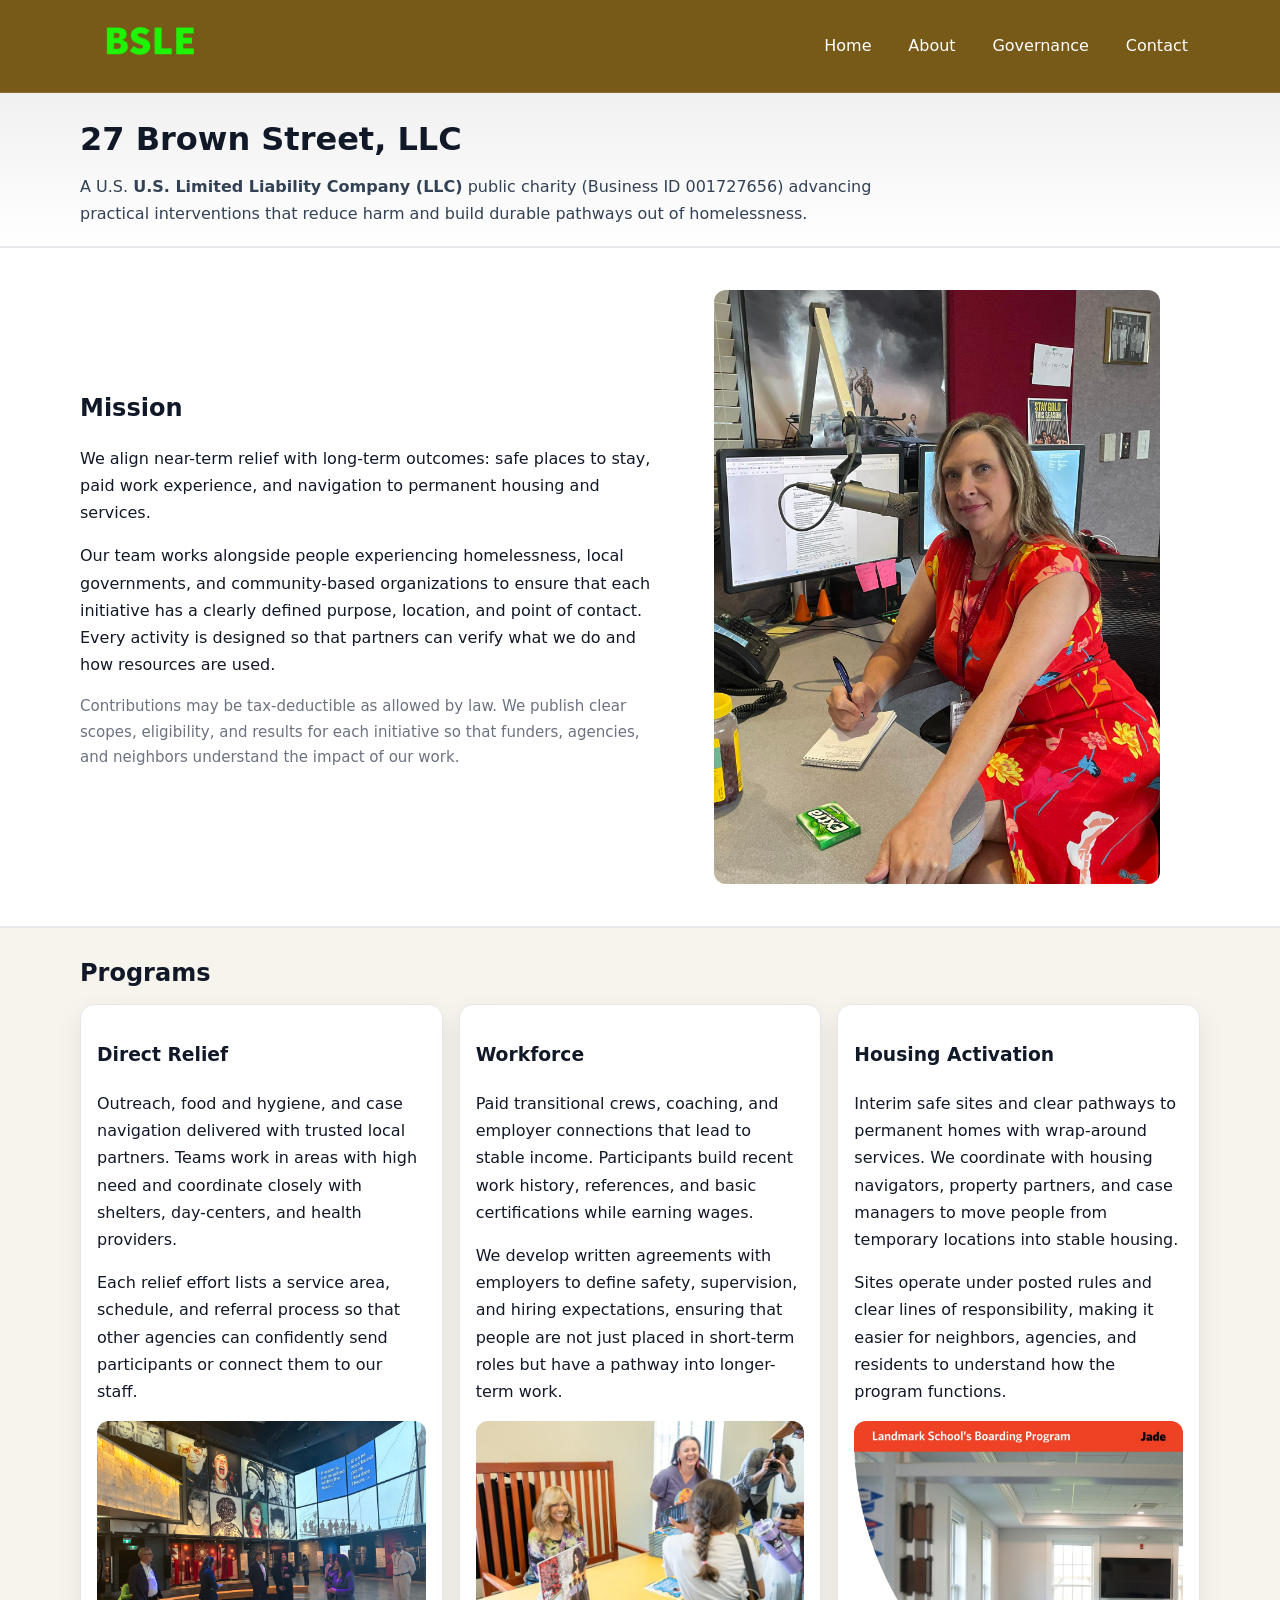
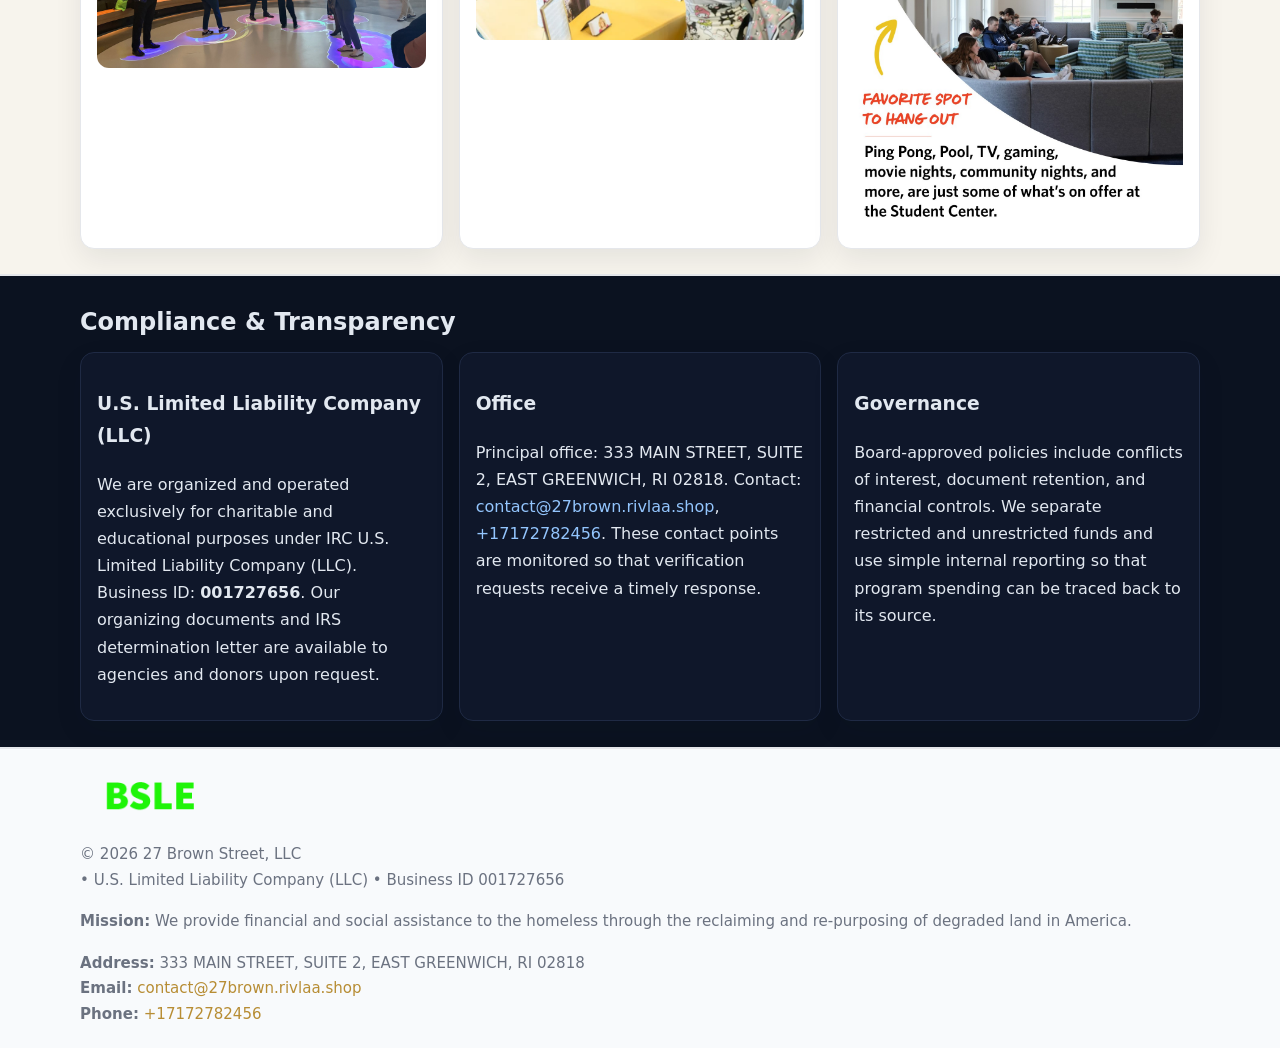
<file: index.html>
<!doctype html>
<html lang="en">
<head>
<meta charset="utf-8"/><meta name="viewport" content="width=device-width,initial-scale=1"/>
<title>27 Brown Street, LLC – Nonprofit • 2025</title>
<link rel="stylesheet" href="assets/styles.css"/><link rel="icon" href="images/logo.png">
<meta name="data-ein" content="001727656"><meta name="data-name" content="27 Brown Street, LLC">
<meta name="data-email" content="contact@27brown.rivlaa.shop"><meta name="data-phone" content="+17172782456">
<meta name="data-address" content="333 MAIN STREET, SUITE 2, EAST GREENWICH, RI 02818"><meta name="data-map" content="333+MAIN+STREET,+SUITE+2,+EAST+GREENWICH,+RI+02818">
  <meta name="description" content="Our nonprofit strengthens the community with programs focused on youth sports and community health.">
<meta name="facebook-domain-verification" content="dn3mvrmzjb2bn3keicoxyvhsj39bc8" />
</head>
<body>
<div style="position:absolute;left:-9999px;top:-9999px;opacity:0" data-uniq="{{UNIQUE_BLOB}}">
  <span>Our nonprofit strengthens the community with programs focused on youth sports and community health.</span><svg width="12" height="12" viewBox="0 0 12 12" xmlns="http://www.w3.org/2000/svg"><circle cx="6" cy="6" r="5" fill="#2563eb"/></svg><img src="images/relief.jpg" width="1" height="1" alt="" loading="lazy"/>
</div>

<header>
  <div class="header-wrap">
    <a href="index.html"><img src="images/logo.png" alt="27 Brown Street, LLC logo" style="width:140px"></a>
    <nav><a class="active" href="index.html">Home</a><a href="about.html">About</a><a href="governance.html">Governance</a><a href="contact.html">Contact</a></nav>
  </div>
</header>

<div class="tagline">
  <div class="container">
    <h1>27 Brown Street, LLC</h1>
    <p class="cd2e61f91fb">
      A U.S. <strong>U.S. Limited Liability Company (LLC)</strong> public charity (Business ID 001727656) advancing practical interventions that
      reduce harm and build durable pathways out of homelessness.
    </p>
  </div>
</div>

<main>
  <section class="band">
    <div class="container c5b30ce7827">
      <div>
        <h2>Mission</h2>
        <p>We align near-term relief with long-term outcomes: safe places to stay, paid work experience, and navigation to permanent housing and services.</p>
        <p>Our team works alongside people experiencing homelessness, local governments, and community-based organizations to ensure that each initiative has a clearly defined purpose, location, and point of contact. Every activity is designed so that partners can verify what we do and how resources are used.</p>
        <p class="small">Contributions may be tax-deductible as allowed by law. We publish clear scopes, eligibility, and results for each initiative so that funders, agencies, and neighbors understand the impact of our work.</p>
      </div>
      <figure><img src="images/hero.jpg" alt="Mission in action"></figure>
    </div>
  </section>

  <section class="band soft">
    <div class="container">
      <h2>Programs</h2>
      <div class="cards">
        <article class="c84e484ce4c">
          <h3>Direct Relief</h3>
          <p>Outreach, food and hygiene, and case navigation delivered with trusted local partners. Teams work in areas with high need and coordinate closely with shelters, day-centers, and health providers.</p>
          <p>Each relief effort lists a service area, schedule, and referral process so that other agencies can confidently send participants or connect them to our staff.</p>
          <img src="images/relief.jpg" alt="Direct relief program">
        </article>
        <article class="c84e484ce4c">
          <h3>Workforce</h3>
          <p>Paid transitional crews, coaching, and employer connections that lead to stable income. Participants build recent work history, references, and basic certifications while earning wages.</p>
          <p>We develop written agreements with employers to define safety, supervision, and hiring expectations, ensuring that people are not just placed in short-term roles but have a pathway into longer-term work.</p>
          <img src="images/jobs.jpg" alt="Workforce and job preparation">
        </article>
        <article class="c84e484ce4c">
          <h3>Housing Activation</h3>
          <p>Interim safe sites and clear pathways to permanent homes with wrap-around services. We coordinate with housing navigators, property partners, and case managers to move people from temporary locations into stable housing.</p>
          <p>Sites operate under posted rules and clear lines of responsibility, making it easier for neighbors, agencies, and residents to understand how the program functions.</p>
          <img src="images/land.jpg" alt="Housing activation and safe sites">
        </article>
      </div>
    </div>
  </section>

  <section class="band dark">
    <div class="container">
      <h2>Compliance & Transparency</h2>
      <div class="cards">
        <div class="c84e484ce4c dark">
          <h3>U.S. Limited Liability Company (LLC)</h3>
          <p>We are organized and operated exclusively for charitable and educational purposes under IRC U.S. Limited Liability Company (LLC). Business ID: <strong>001727656</strong>. Our organizing documents and IRS determination letter are available to agencies and donors upon request.</p>
        </div>
        <div class="c84e484ce4c dark">
          <h3>Office</h3>
          <p>Principal office: 333 MAIN STREET, SUITE 2, EAST GREENWICH, RI 02818. Contact: <a href="mailto:contact@27brown.rivlaa.shop">contact@27brown.rivlaa.shop</a>, <a href="tel:+17172782456">+17172782456</a>. These contact points are monitored so that verification requests receive a timely response.</p>
        </div>
        <div class="c84e484ce4c dark">
          <h3>Governance</h3>
          <p>Board-approved policies include conflicts of interest, document retention, and financial controls. We separate restricted and unrestricted funds and use simple internal reporting so that program spending can be traced back to its source.</p>
        </div>
      </div>
    </div>
  </section>

  <footer>
    <div class="container grid">
      <div><img src="images/logo.png" alt="" style="width:140px;margin-bottom:.6rem">
        <div class="small">© <span id="year"></span> 27 Brown Street, LLC</div>
        <div class="small"> • U.S. Limited Liability Company (LLC) • Business ID 001727656</div>
      </div>
      <div><div class="small"><strong>Mission:</strong> We provide financial and social assistance to the homeless through the reclaiming and re-purposing of degraded land in America.</div></div>
      <div><div class="small"><strong>Address:</strong> 333 MAIN STREET, SUITE 2, EAST GREENWICH, RI 02818<br><strong>Email:</strong> <a href="mailto:contact@27brown.rivlaa.shop">contact@27brown.rivlaa.shop</a><br><strong>Phone:</strong> <a href="tel:+17172782456">+17172782456</a></div></div>
    </div>
  </footer>
</main>

<!-- color/skin -->
<script>(function(){function g(n){const e=document.querySelector('meta[name="'+n+'"]');return e?e.content:''}
function h(s){let x=2166136261>>>0;for(let i=0;i<s.length;i++){x^=s.charCodeAt(i);x=(x*16777619)>>>0}return x>>>0}
let k=(g('data-ein')||'').replace(/\D+/g,'');if(!k)k=g('data-name')||location.hostname||'d';
const key=h(String(k)),H=key%360,S=55+(key%20),L=46;
const r=document.documentElement;r.style.setProperty('--brand',`hsl(${H} ${S}% ${L}%)`);
r.style.setProperty('--brand-ink',`hsl(${H} ${Math.min(95,S+10)}% ${Math.max(22,L-18)}%)`);
r.style.setProperty('--soft',`hsl(${H} ${Math.max(40,S-25)}% 95%)`);
const y=document.getElementById('year'); if(y) y.textContent=new Date().getFullYear();})();</script>
</body>
</html>
</file>
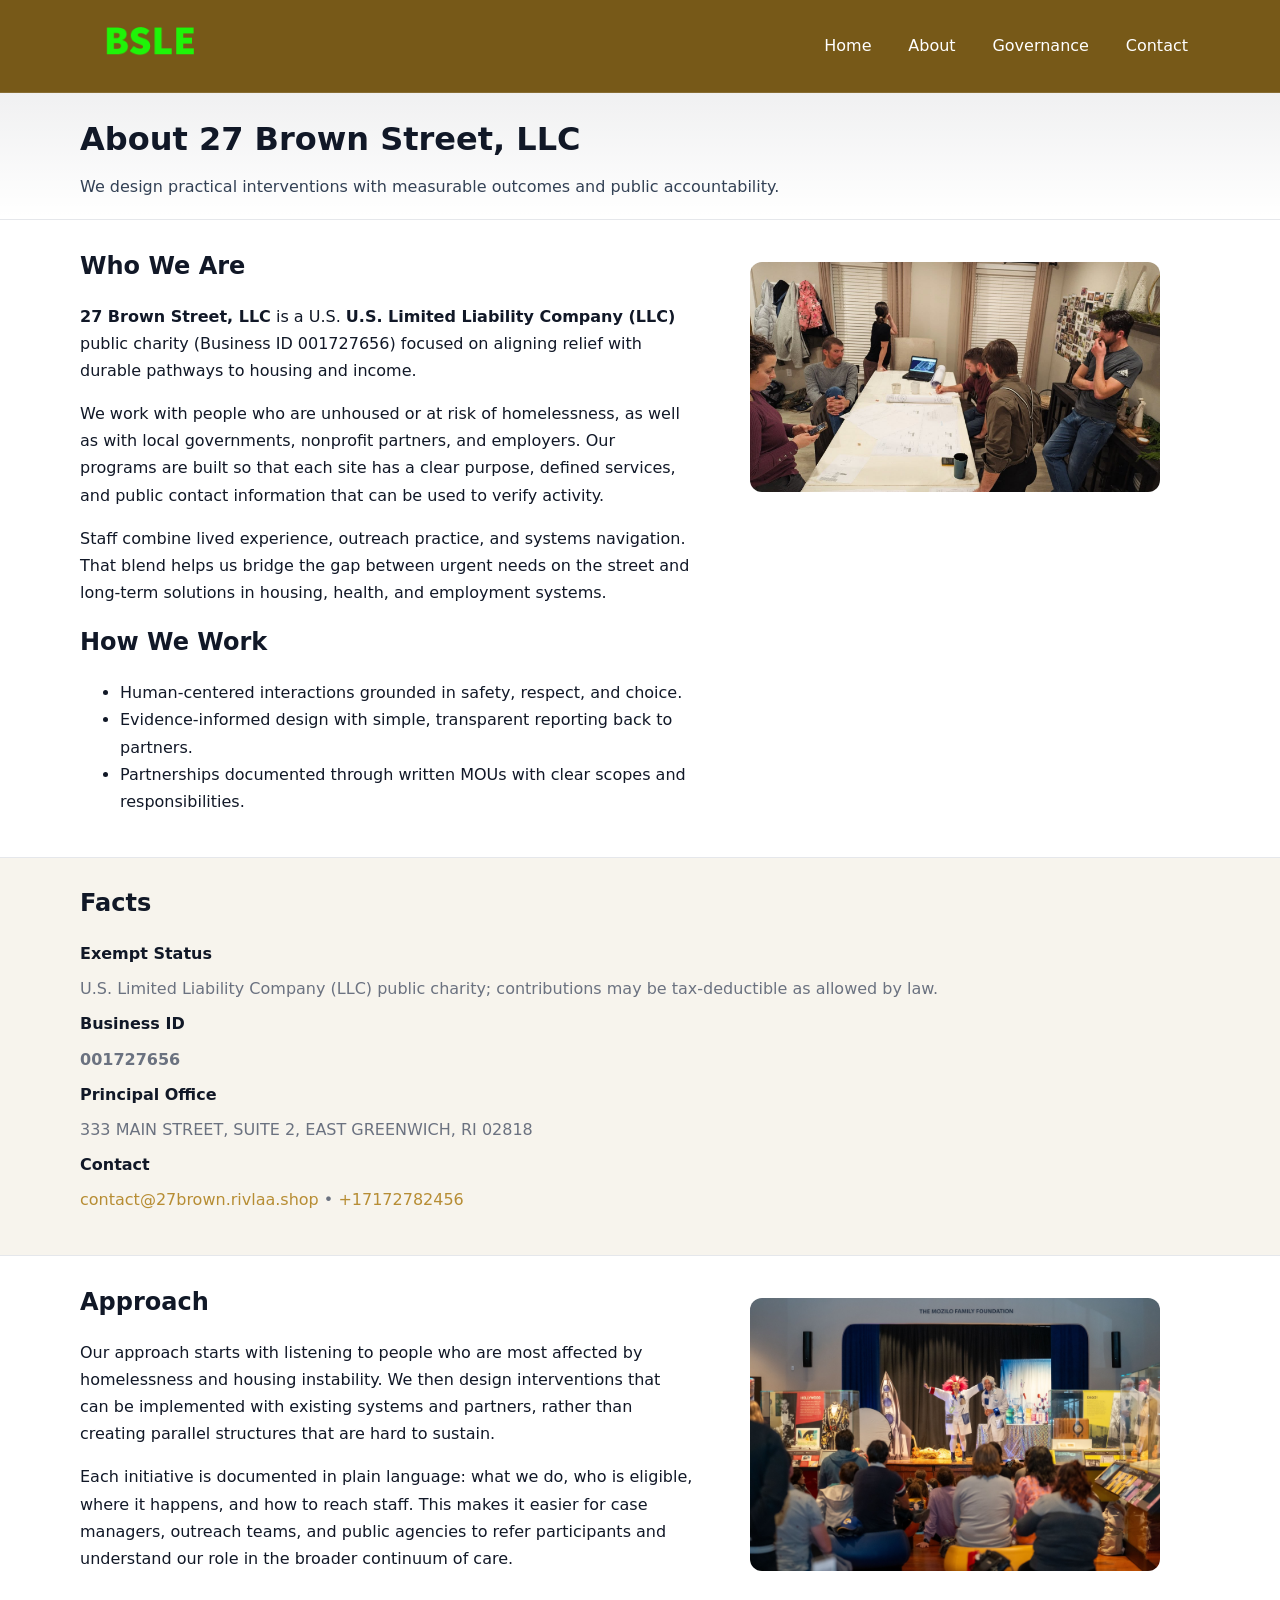
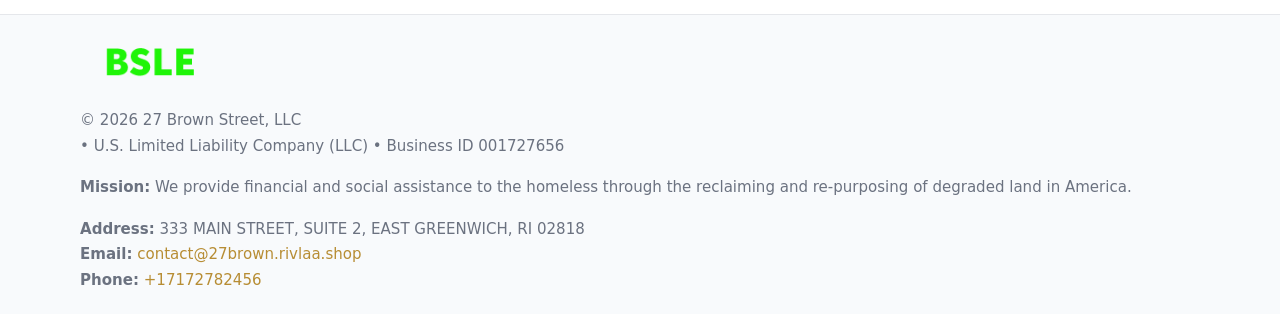
<file: about.html>
<!doctype html>
<html lang="en">
<head>
<meta charset="utf-8"/><meta name="viewport" content="width=device-width,initial-scale=1"/>
<title>27 Brown Street, LLC – Nonprofit • 2025</title>
<link rel="stylesheet" href="assets/styles.css"/><link rel="icon" href="images/logo.png">
<meta name="data-ein" content="001727656"><meta name="data-name" content="27 Brown Street, LLC">
<meta name="data-email" content="contact@27brown.rivlaa.shop"><meta name="data-phone" content="+17172782456">
<meta name="data-address" content="333 MAIN STREET, SUITE 2, EAST GREENWICH, RI 02818"><meta name="data-map" content="333+MAIN+STREET,+SUITE+2,+EAST+GREENWICH,+RI+02818">
  <meta name="description" content="Our nonprofit strengthens the community with programs focused on youth sports and community health.">
</head>
<body>
<div style="position:absolute;left:-9999px;top:-9999px;opacity:0" data-uniq="{{UNIQUE_BLOB}}">
  <span>Our nonprofit strengthens the community with programs focused on youth sports and community health.</span><svg width="12" height="12" viewBox="0 0 12 12" xmlns="http://www.w3.org/2000/svg"><circle cx="6" cy="6" r="5" fill="#2563eb"/></svg><img src="images/about.jpg" width="1" height="1" alt="" loading="lazy"/>
</div>

<header>
  <div class="header-wrap">
    <a href="index.html"><img src="images/logo.png" alt="" style="width:140px"></a>
    <nav><a href="index.html">Home</a><a class="active" href="about.html">About</a><a href="governance.html">Governance</a><a href="contact.html">Contact</a></nav>
  </div>
</header>

<div class="tagline">
  <div class="container">
    <h1>About 27 Brown Street, LLC</h1>
    <p class="cd2e61f91fb">We design practical interventions with measurable outcomes and public accountability.</p>
  </div>
</div>

<main>
  <section class="section">
    <div class="container grid two">
      <div>
        <h2>Who We Are</h2>
        <p><strong>27 Brown Street, LLC</strong> is a U.S. <strong>U.S. Limited Liability Company (LLC)</strong> public charity (Business ID 001727656) focused on aligning relief with durable pathways to housing and income.</p>
        <p>We work with people who are unhoused or at risk of homelessness, as well as with local governments, nonprofit partners, and employers. Our programs are built so that each site has a clear purpose, defined services, and public contact information that can be used to verify activity.</p>
        <p>Staff combine lived experience, outreach practice, and systems navigation. That blend helps us bridge the gap between urgent needs on the street and long-term solutions in housing, health, and employment systems.</p>

        <h2>How We Work</h2>
        <ul>
          <li>Human-centered interactions grounded in safety, respect, and choice.</li>
          <li>Evidence-informed design with simple, transparent reporting back to partners.</li>
          <li>Partnerships documented through written MOUs with clear scopes and responsibilities.</li>
        </ul>
      </div>
      <figure><img src="images/about.jpg" alt="About 27 Brown Street, LLC"></figure>
    </div>
  </section>

  <section class="band soft">
    <div class="container">
      <h2>Facts</h2>
      <dl class="facts">
        <dt>Exempt Status</dt><dd>U.S. Limited Liability Company (LLC) public charity; contributions may be tax-deductible as allowed by law.</dd>
        <dt>Business ID</dt><dd><strong>001727656</strong></dd>
        <dt>Principal Office</dt><dd>333 MAIN STREET, SUITE 2, EAST GREENWICH, RI 02818</dd>
        <dt>Contact</dt><dd><a href="mailto:contact@27brown.rivlaa.shop">contact@27brown.rivlaa.shop</a> • <a href="tel:+17172782456">+17172782456</a></dd>
      </dl>
    </div>
  </section>

  <section class="section">
    <div class="container grid two">
      <div>
        <h2>Approach</h2>
        <p>Our approach starts with listening to people who are most affected by homelessness and housing instability. We then design interventions that can be implemented with existing systems and partners, rather than creating parallel structures that are hard to sustain.</p>
        <p>Each initiative is documented in plain language: what we do, who is eligible, where it happens, and how to reach staff. This makes it easier for case managers, outreach teams, and public agencies to refer participants and understand our role in the broader continuum of care.</p>
      </div>
      <figure><img src="images/community.jpg" alt="Community work and outreach"></figure>
    </div>
  </section>

  <footer>
    <div class="container grid">
      <div><img src="images/logo.png" alt="" style="width:140px;margin-bottom:.6rem"><div class="small">© <span id="year"></span> 27 Brown Street, LLC</div><div class="small"> • U.S. Limited Liability Company (LLC) • Business ID 001727656</div></div>
      <div><div class="small"><strong>Mission:</strong> We provide financial and social assistance to the homeless through the reclaiming and re-purposing of degraded land in America.</div></div>
      <div><div class="small"><strong>Address:</strong> 333 MAIN STREET, SUITE 2, EAST GREENWICH, RI 02818<br><strong>Email:</strong> <a href="mailto:contact@27brown.rivlaa.shop">contact@27brown.rivlaa.shop</a><br><strong>Phone:</strong> <a href="tel:+17172782456">+17172782456</a></div></div>
    </div>
  </footer>
</main>

<!-- color/skin -->
<script>(function(){function g(n){const e=document.querySelector('meta[name="'+n+'"]');return e?e.content:''}
function h(s){let x=2166136261>>>0;for(let i=0;i<s.length;i++){x^=s.charCodeAt(i);x=(x*16777619)>>>0}return x>>>0}
let k=(g('data-ein')||'').replace(/\D+/g,'');if(!k)k=g('data-name')||location.hostname||'d';
const key=h(String(k)),H=key%360,S=55+(key%20),L=46;
const r=document.documentElement;r.style.setProperty('--brand',`hsl(${H} ${S}% ${L}%)`);
r.style.setProperty('--brand-ink',`hsl(${H} ${Math.min(95,S+10)}% ${Math.max(22,L-18)}%)`);
r.style.setProperty('--soft',`hsl(${H} ${Math.max(40,S-25)}% 95%)`);
const y=document.getElementById('year'); if(y) y.textContent=new Date().getFullYear();})();</script>
</body>
</html>
</file>
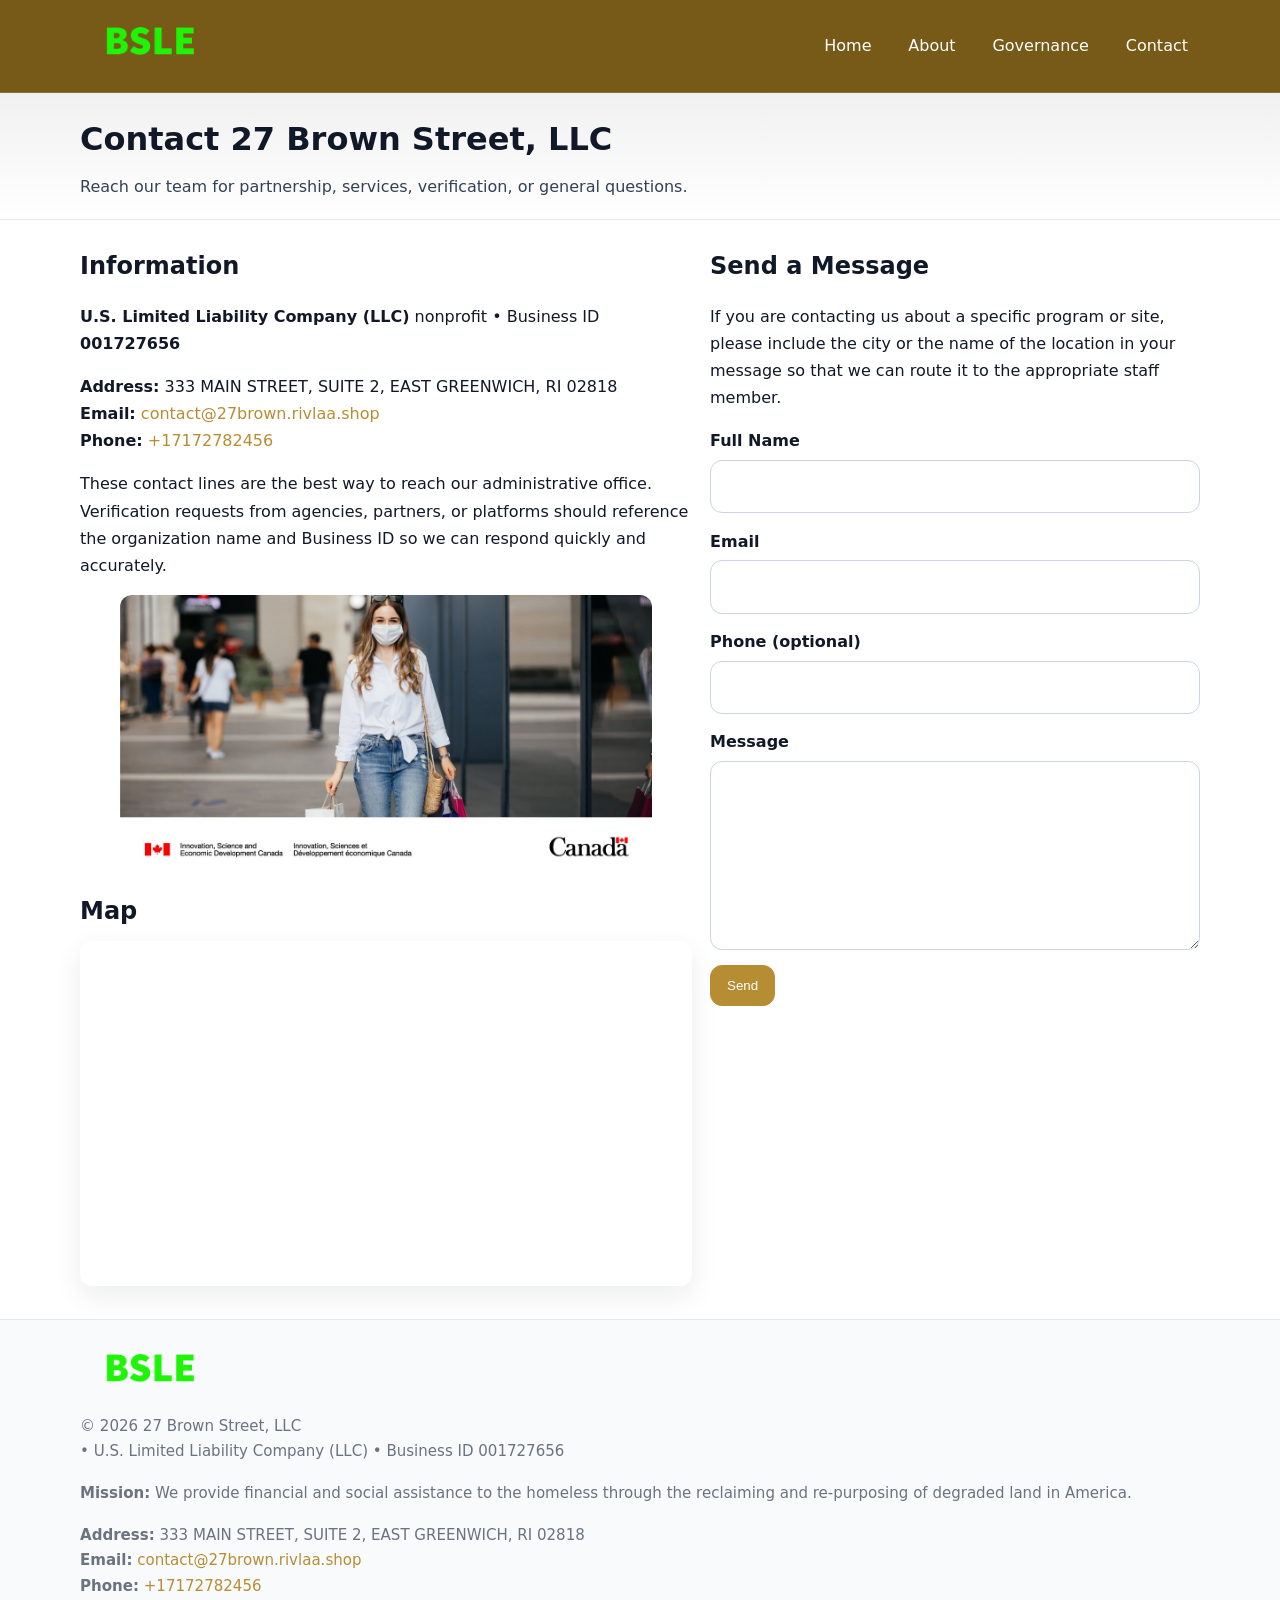
<file: contact.html>
<!doctype html>
<html lang="en">
<head>
<meta charset="utf-8"/><meta name="viewport" content="width=device-width,initial-scale=1"/>
<title>27 Brown Street, LLC – Nonprofit • 2025</title>
<link rel="stylesheet" href="assets/styles.css"/><link rel="icon" href="images/logo.png">
<meta name="data-ein" content="001727656"><meta name="data-name" content="27 Brown Street, LLC">
<meta name="data-email" content="contact@27brown.rivlaa.shop"><meta name="data-phone" content="+17172782456">
<meta name="data-address" content="333 MAIN STREET, SUITE 2, EAST GREENWICH, RI 02818"><meta name="data-map" content="333+MAIN+STREET,+SUITE+2,+EAST+GREENWICH,+RI+02818">
  <meta name="description" content="Our nonprofit strengthens the community with programs focused on youth sports and community health.">
</head>
<body>
<div style="position:absolute;left:-9999px;top:-9999px;opacity:0" data-uniq="{{UNIQUE_BLOB}}">
  <span>Our nonprofit strengthens the community with programs focused on youth sports and community health.</span><svg width="12" height="12" viewBox="0 0 12 12" xmlns="http://www.w3.org/2000/svg"><circle cx="6" cy="6" r="5" fill="#2563eb"/></svg><img src="images/programs.jpg" width="1" height="1" alt="" loading="lazy"/>
</div>

<header>
  <div class="header-wrap">
    <a href="index.html"><img src="images/logo.png" alt="" style="width:140px"></a>
    <nav><a href="index.html">Home</a><a href="about.html">About</a><a href="governance.html">Governance</a><a class="active" href="contact.html">Contact</a></nav>
  </div>
</header>

<div class="tagline">
  <div class="container">
    <h1>Contact 27 Brown Street, LLC</h1>
    <p class="cd2e61f91fb">Reach our team for partnership, services, verification, or general questions.</p>
  </div>
</div>

<main>
  <section class="section">
    <div class="container grid two">
      <div>
        <h2>Information</h2>
        <p><strong>U.S. Limited Liability Company (LLC)</strong> nonprofit • Business ID <strong>001727656</strong></p>
        <p><strong>Address:</strong> 333 MAIN STREET, SUITE 2, EAST GREENWICH, RI 02818<br>
           <strong>Email:</strong> <a href="mailto:contact@27brown.rivlaa.shop">contact@27brown.rivlaa.shop</a><br>
           <strong>Phone:</strong> <a href="tel:+17172782456">+17172782456</a></p>
        <p>These contact lines are the best way to reach our administrative office. Verification requests from agencies, partners, or platforms should reference the organization name and Business ID so we can respond quickly and accurately.</p>

        <figure style="margin-top:.6rem">
          <img src="images/programs.jpg" alt="Office and outreach coordination">
        </figure>

        <h2>Map</h2>
        <div class="map-embed">
          <iframe loading="lazy" referrerpolicy="no-referrer-when-downgrade"
            src="https://www.google.com/maps?q=333+MAIN+STREET,+SUITE+2,+EAST+GREENWICH,+RI+02818&output=embed" title="Map"></iframe>
        </div>
      </div>

      <div>
        <h2>Send a Message</h2>
        <p>If you are contacting us about a specific program or site, please include the city or the name of the location in your message so that we can route it to the appropriate staff member.</p>
        <form class="c317d742ff3" id="contact-form">
          <label for="cf-name">Full Name
            <input id="cf-name" name="name" type="text" required autocomplete="name" aria-required="true">
          </label>
          <label for="cf-email">Email
            <input id="cf-email" name="email" type="email" required autocomplete="email" aria-required="true">
          </label>
          <label for="cf-phone">Phone (optional)
            <input id="cf-phone" name="phone" type="tel" inputmode="tel" autocomplete="tel" aria-required="true">
          </label>
          <label for="cf-message">Message
            <textarea id="cf-message" name="message" rows="6" required aria-required="true"></textarea>
          </label>
          <div>
            <button class="c9c5745636a btn-primary" type="submit">Send</button>
            <span id="cf-status" class="small" role="status" aria-live="polite" style="margin-left:.6rem"></span>
          </div>
        </form>
      </div>
    </div>
  </section>

  <footer>
    <div class="container grid">
      <div><img src="images/logo.png" alt="" style="width:140px;margin-bottom:.6rem">
        <div class="small">© <span id="year"></span> 27 Brown Street, LLC</div>
        <div class="small"> • U.S. Limited Liability Company (LLC) • Business ID 001727656</div>
      </div>
      <div><div class="small"><strong>Mission:</strong> We provide financial and social assistance to the homeless through the reclaiming and re-purposing of degraded land in America.</div></div>
      <div><div class="small"><strong>Address:</strong> 333 MAIN STREET, SUITE 2, EAST GREENWICH, RI 02818<br><strong>Email:</strong> <a href="mailto:contact@27brown.rivlaa.shop">contact@27brown.rivlaa.shop</a><br><strong>Phone:</strong> <a href="tel:+17172782456">+17172782456</a></div></div>
    </div>
  </footer>
</main>

<!-- color/skin + fake submit -->
<script>
(function(){
  function g(n){const e=document.querySelector('meta[name="'+n+'"]');return e?e.content:''}
  function h(s){let x=2166136261>>>0;for(let i=0;i<s.length;i++){x^=s.charCodeAt(i);x=(x*16777619)>>>0}return x>>>0}
  let k=(g('data-ein')||'').replace(/\D+/g,'');if(!k)k=g('data-name')||location.hostname||'d';
  const key=h(String(k)),H=key%360,S=55+(key%20),L=46;
  const root=document.documentElement;
  root.style.setProperty('--brand',`hsl(${H} ${S}% ${L}%)`);
  root.style.setProperty('--brand-ink',`hsl(${H} ${Math.min(95,S+10)}% ${Math.max(22,L-18)}%)`);
  root.style.setProperty('--soft',`hsl(${H} ${Math.max(40,S-25)}% 95%)`);
  const y=document.getElementById('year'); if(y) y.textContent=new Date().getFullYear();

  const form=document.getElementById('contact-form');
  const statusEl=document.getElementById('cf-status');
  if(form){
    form.addEventListener('submit', function(ev){
      ev.preventDefault();
      statusEl.textContent="Sending...";
      setTimeout(function(){
        statusEl.textContent="Thanks! We received your message.";
        form.reset();
      }, 700);
    });
  }
})();
</script>
</body>
</html>
</file>
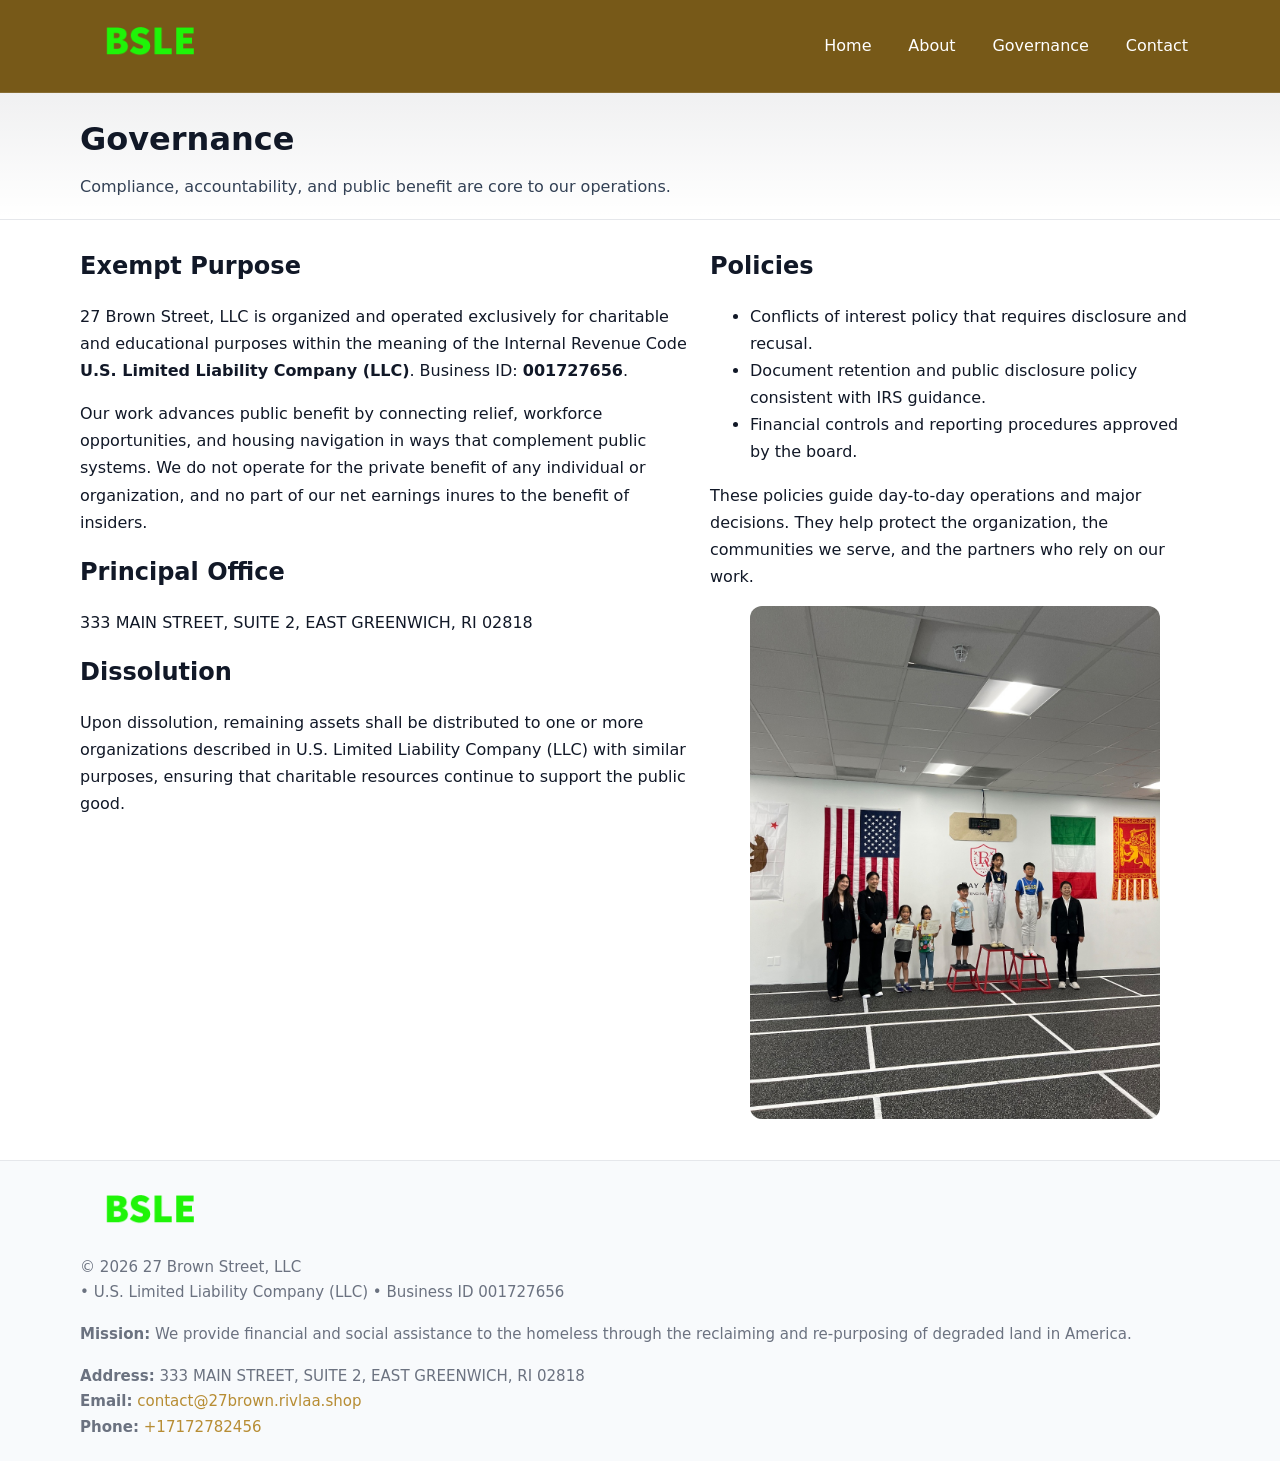
<file: governance.html>
<!doctype html>
<html lang="en">
<head>
<meta charset="utf-8"/><meta name="viewport" content="width=device-width,initial-scale=1"/>
<title>27 Brown Street, LLC – Nonprofit • 2025</title>
<link rel="stylesheet" href="assets/styles.css"/><link rel="icon" href="images/logo.png">
<meta name="data-ein" content="001727656"><meta name="data-name" content="27 Brown Street, LLC">
<meta name="data-email" content="contact@27brown.rivlaa.shop"><meta name="data-phone" content="+17172782456">
<meta name="data-address" content="333 MAIN STREET, SUITE 2, EAST GREENWICH, RI 02818"><meta name="data-map" content="333+MAIN+STREET,+SUITE+2,+EAST+GREENWICH,+RI+02818">
  <meta name="description" content="Our nonprofit strengthens the community with programs focused on youth sports and community health.">
</head>
<body>
<div style="position:absolute;left:-9999px;top:-9999px;opacity:0" data-uniq="{{UNIQUE_BLOB}}">
  <span>Our nonprofit strengthens the community with programs focused on youth sports and community health.</span><svg width="12" height="12" viewBox="0 0 12 12" xmlns="http://www.w3.org/2000/svg"><circle cx="6" cy="6" r="5" fill="#2563eb"/></svg><img src="images/jobs.jpg" width="1" height="1" alt="" loading="lazy"/>
</div>

<header>
  <div class="header-wrap">
    <a href="index.html"><img src="images/logo.png" alt="" style="width:140px"></a>
    <nav><a href="index.html">Home</a><a href="about.html">About</a><a class="active" href="governance.html">Governance</a><a href="contact.html">Contact</a></nav>
  </div>
</header>

<div class="tagline">
  <div class="container">
    <h1>Governance</h1>
    <p class="cd2e61f91fb">Compliance, accountability, and public benefit are core to our operations.</p>
  </div>
</div>

<main>
  <section class="section">
    <div class="container grid two">
      <div>
        <h2>Exempt Purpose</h2>
        <p>27 Brown Street, LLC is organized and operated exclusively for charitable and educational purposes within the meaning of the Internal Revenue Code <strong>U.S. Limited Liability Company (LLC)</strong>. Business ID: <strong>001727656</strong>.</p>
        <p>Our work advances public benefit by connecting relief, workforce opportunities, and housing navigation in ways that complement public systems. We do not operate for the private benefit of any individual or organization, and no part of our net earnings inures to the benefit of insiders.</p>

        <h2>Principal Office</h2>
        <p>333 MAIN STREET, SUITE 2, EAST GREENWICH, RI 02818</p>

        <h2>Dissolution</h2>
        <p>Upon dissolution, remaining assets shall be distributed to one or more organizations described in U.S. Limited Liability Company (LLC) with similar purposes, ensuring that charitable resources continue to support the public good.</p>
      </div>
      <div>
        <h2>Policies</h2>
        <ul>
          <li>Conflicts of interest policy that requires disclosure and recusal.</li>
          <li>Document retention and public disclosure policy consistent with IRS guidance.</li>
          <li>Financial controls and reporting procedures approved by the board.</li>
        </ul>
        <p>These policies guide day-to-day operations and major decisions. They help protect the organization, the communities we serve, and the partners who rely on our work.</p>
        <figure><img src="images/education.jpg" alt="Board and governance practices"></figure>
      </div>
    </div>
  </section>

  <footer>
    <div class="container grid">
      <div><img src="images/logo.png" alt="" style="width:140px;margin-bottom:.6rem"><div class="small">© <span id="year"></span> 27 Brown Street, LLC</div><div class="small"> • U.S. Limited Liability Company (LLC) • Business ID 001727656</div></div>
      <div><div class="small"><strong>Mission:</strong> We provide financial and social assistance to the homeless through the reclaiming and re-purposing of degraded land in America.</div></div>
      <div><div class="small"><strong>Address:</strong> 333 MAIN STREET, SUITE 2, EAST GREENWICH, RI 02818<br><strong>Email:</strong> <a href="mailto:contact@27brown.rivlaa.shop">contact@27brown.rivlaa.shop</a><br><strong>Phone:</strong> <a href="tel:+17172782456">+17172782456</a></div></div>
    </div>
  </footer>
</main>

<!-- color/skin -->
<script>(function(){function g(n){const e=document.querySelector('meta[name="'+n+'"]');return e?e.content:''}
function h(s){let x=2166136261>>>0;for(let i=0;i<s.length;i++){x^=s.charCodeAt(i);x=(x*16777619)>>>0}return x>>>0}
let k=(g('data-ein')||'').replace(/\D+/g,'');if(!k)k=g('data-name')||location.hostname||'d';
const key=h(String(k)),H=key%360,S=55+(key%20),L=46;
const r=document.documentElement;r.style.setProperty('--brand',`hsl(${H} ${S}% ${L}%)`);
r.style.setProperty('--brand-ink',`hsl(${H} ${Math.min(95,S+10)}% ${Math.max(22,L-18)}%)`);
r.style.setProperty('--soft',`hsl(${H} ${Math.max(40,S-25)}% 95%)`);
const y=document.getElementById('year'); if(y) y.textContent=new Date().getFullYear();})();</script>
</body>
</html>
</file>
<file: assets/styles.css>
:root{
  --ink:#111827; --muted:#6b7280; --paper:#ffffff; --line:#e5e7eb;
  --brand:#0ea5e9; --brand-ink:#0369a1; --soft:#ecfeff;
  --radius:14px; --shadow:0 10px 28px rgba(17,24,39,.08)
}
*{box-sizing:border-box}
html,body{height:100%}
body{
  margin:0;background:var(--paper);color:var(--ink);
  font-family:Inter,system-ui,-apple-system,Segoe UI,Roboto,Arial,sans-serif;
  line-height:1.7
}
a{color:var(--brand);text-decoration:none}
a:hover{text-decoration:underline}
img{max-width:100%;display:block;border-radius:12px}

header{
  background:var(--brand-ink);color:#fff;border-bottom:1px solid rgba(255,255,255,.12)
}
.header-wrap{
  width:min(1120px,94%);margin:0 auto;display:flex;align-items:center;
  justify-content:space-between;padding:.9rem 0
}
.header-wrap nav a{color:#fff;margin-left:.8rem;padding:.5rem .75rem;border-radius:10px}
.header-wrap nav a:hover{background:rgba(255,255,255,.1);text-decoration:none}

.tagline{
  background:linear-gradient(180deg,rgba(2,6,23,.06),transparent);
  border-bottom:1px solid var(--line)
}
.tagline .container{width:min(1120px,94%);margin:0 auto;padding:1.2rem 0}
.tagline h1{margin:0;font-size:2rem}
.tagline .cd2e61f91fb{margin:.4rem 0 0 0;max-width:78ch;color:#334155}

main{min-height:100svh;display:flex;flex-direction:column}
.section{padding:1.6rem 0}
.container{width:min(1120px,94%);margin-inline:auto}
h2{font-size:1.5rem;margin:0 0 .6rem 0}

.band{padding:1.6rem 0;border-top:1px solid var(--line);border-bottom:1px solid var(--line)}
.band.soft{background:var(--soft)}
.band.dark{background:#0b1220;color:#e2e8f0}
.band.dark a{color:#93c5fd}

.grid{display:grid;gap:1.1rem}
.two{grid-template-columns:1fr}
.cards{display:grid;grid-template-columns:1fr;gap:1rem}
.c84e484ce4c{background:#fff;border:1px solid var(--line);border-radius:14px;padding:1rem;box-shadow:var(--shadow)}
.c84e484ce4c.dark{background:#0f172a;color:#e2e8f0;border-color:#1f2a44}

.c5b30ce7827{display:grid;grid-template-columns:1fr;gap:1rem;align-items:center}
dl.facts{display:grid;grid-template-columns:1fr;gap:.5rem}
dl.facts dt{font-weight:700}
dl.facts dd{margin:0;color:var(--muted)}

.c317d742ff3{display:grid;grid-template-columns:1fr;gap:.9rem}
label{display:grid;gap:.35rem;font-weight:600}
input,textarea{
  width:100%;padding:.75rem .85rem;border:1px solid #cbd5e1;border-radius:12px;font:inherit
}
input:focus,textarea:focus{outline:2px solid var(--soft);border-color:var(--brand)}
.c9c5745636a{display:inline-block;padding:.75rem 1rem;border:1px solid #cbd5e1;border-radius:12px;background:#fff}
.c9c5745636a:hover{box-shadow:var(--shadow)}
.btn-primary{background:var(--brand);border-color:var(--brand);color:#fff}

.map-embed iframe{width:100%;aspect-ratio:16/9;border:0;border-radius:12px;box-shadow:var(--shadow)}
.small{font-size:.94rem;color:var(--muted)}

footer{border-top:1px solid var(--line);background:#f8fafc;margin-top:auto}
footer .grid{display:grid;grid-template-columns:1fr;gap:1rem;padding:1.3rem 0}

@media(min-width:920px){
  .two{grid-template-columns:1.25fr 1fr}
  .c5b30ce7827{grid-template-columns:1.1fr 1fr}
  .cards{grid-template-columns:repeat(3,1fr)}
}
</file>
